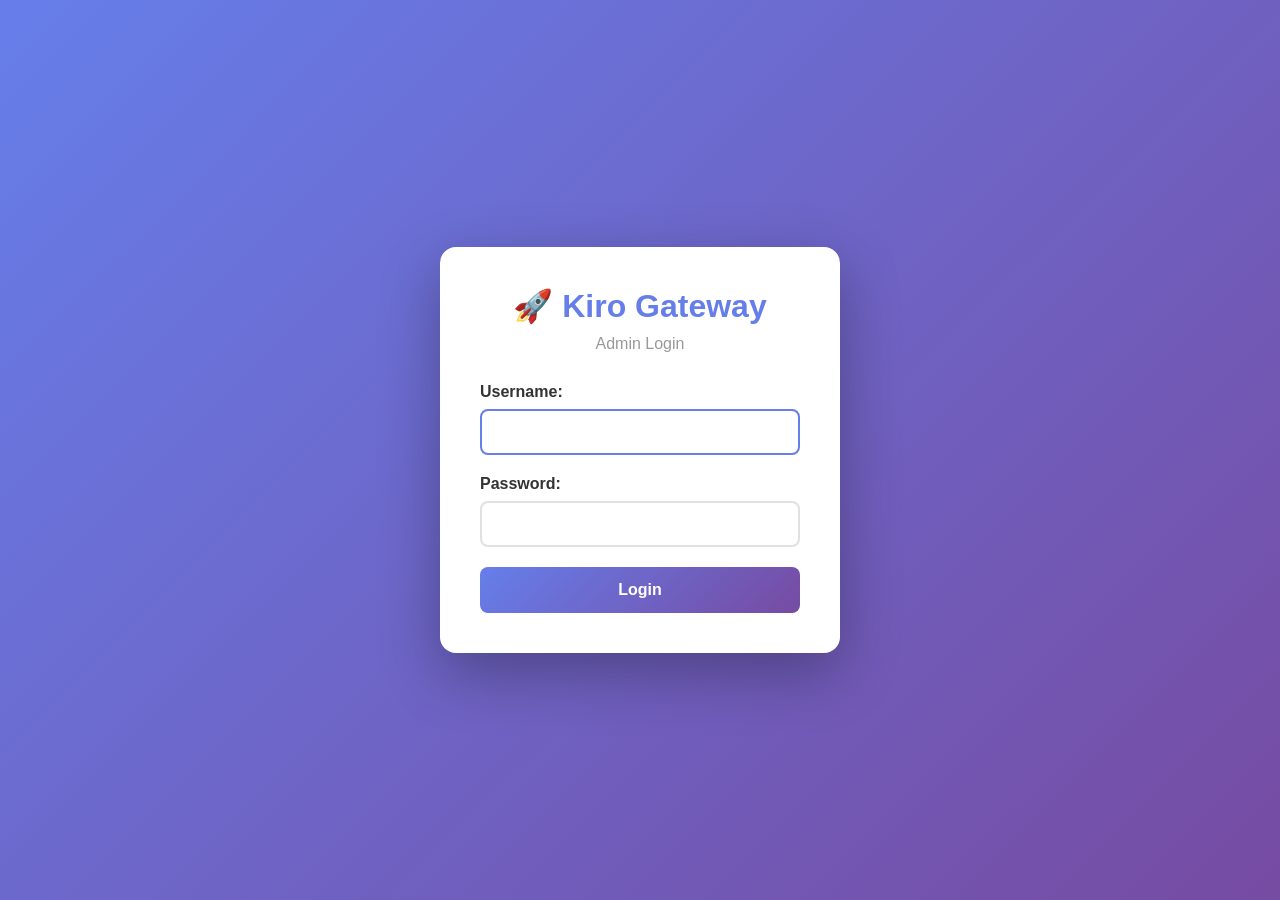
<file: static/login.html>
<!DOCTYPE html>
<html lang="zh-CN">
<head>
    <meta charset="UTF-8">
    <meta name="viewport" content="width=device-width, initial-scale=1.0">
    <title>Login - Kiro Gateway</title>
    <style>
        * {
            margin: 0;
            padding: 0;
            box-sizing: border-box;
        }

        body {
            font-family: -apple-system, BlinkMacSystemFont, 'Segoe UI', Roboto, Oxygen, Ubuntu, Cantarell, sans-serif;
            background: linear-gradient(135deg, #667eea 0%, #764ba2 100%);
            min-height: 100vh;
            display: flex;
            align-items: center;
            justify-content: center;
            padding: 20px;
        }

        .login-container {
            background: white;
            padding: 40px;
            border-radius: 16px;
            box-shadow: 0 20px 60px rgba(0,0,0,0.3);
            width: 100%;
            max-width: 400px;
            animation: slideUp 0.4s ease;
        }

        h1 {
            text-align: center;
            color: #667eea;
            margin-bottom: 10px;
            font-size: 2rem;
        }

        .subtitle {
            text-align: center;
            color: #999;
            margin-bottom: 30px;
        }

        .form-group {
            margin-bottom: 20px;
        }

        label {
            display: block;
            margin-bottom: 8px;
            font-weight: 600;
            color: #333;
        }

        input {
            width: 100%;
            padding: 12px;
            border: 2px solid #e0e0e0;
            border-radius: 8px;
            font-size: 1rem;
            transition: border-color 0.3s;
        }

        input:focus {
            outline: none;
            border-color: #667eea;
        }

        button {
            width: 100%;
            padding: 14px;
            background: linear-gradient(135deg, #667eea 0%, #764ba2 100%);
            color: white;
            border: none;
            border-radius: 8px;
            font-size: 1rem;
            font-weight: 600;
            cursor: pointer;
            transition: transform 0.3s, box-shadow 0.3s;
        }

        button:hover {
            transform: translateY(-2px);
            box-shadow: 0 4px 12px rgba(102, 126, 234, 0.4);
        }

        button:disabled {
            opacity: 0.6;
            cursor: not-allowed;
            transform: none;
        }

        .error {
            background: #fee;
            color: #c33;
            padding: 12px;
            border-radius: 8px;
            margin-bottom: 20px;
            border-left: 4px solid #c33;
            display: none;
        }

        .error.show {
            display: block;
        }

        @keyframes slideUp {
            from {
                opacity: 0;
                transform: translateY(20px);
            }
            to {
                opacity: 1;
                transform: translateY(0);
            }
        }
    </style>
</head>
<body>
    <div class="login-container">
        <h1>🚀 Kiro Gateway</h1>
        <p class="subtitle">Admin Login</p>

        <div id="error" class="error"></div>

        <form id="loginForm" onsubmit="handleLogin(event)">
            <div class="form-group">
                <label>Username:</label>
                <input type="text" id="username" required autofocus />
            </div>

            <div class="form-group">
                <label>Password:</label>
                <input type="password" id="password" required />
            </div>

            <button type="submit" id="loginBtn">Login</button>
        </form>
    </div>

    <script>
        async function handleLogin(event) {
            event.preventDefault();

            const username = document.getElementById('username').value;
            const password = document.getElementById('password').value;
            const errorDiv = document.getElementById('error');
            const loginBtn = document.getElementById('loginBtn');

            errorDiv.classList.remove('show');
            loginBtn.disabled = true;
            loginBtn.textContent = 'Logging in...';

            try {
                const response = await fetch('/auth/login', {
                    method: 'POST',
                    headers: {
                        'Content-Type': 'application/json'
                    },
                    body: JSON.stringify({ username, password }),
                    credentials: 'include',
                    redirect: 'manual'
                });

                if (response.type === 'opaqueredirect' || response.ok || response.status === 302) {
                    window.location.href = '/admin';
                    return;
                }

                if (!response.ok) {
                    const error = await response.json();
                    throw new Error(error.detail || 'Login failed');
                }
            } catch (error) {
                errorDiv.textContent = error.message;
                errorDiv.classList.add('show');
                loginBtn.disabled = false;
                loginBtn.textContent = 'Login';
            }
        }
    </script>
</body>
</html>
</file>
